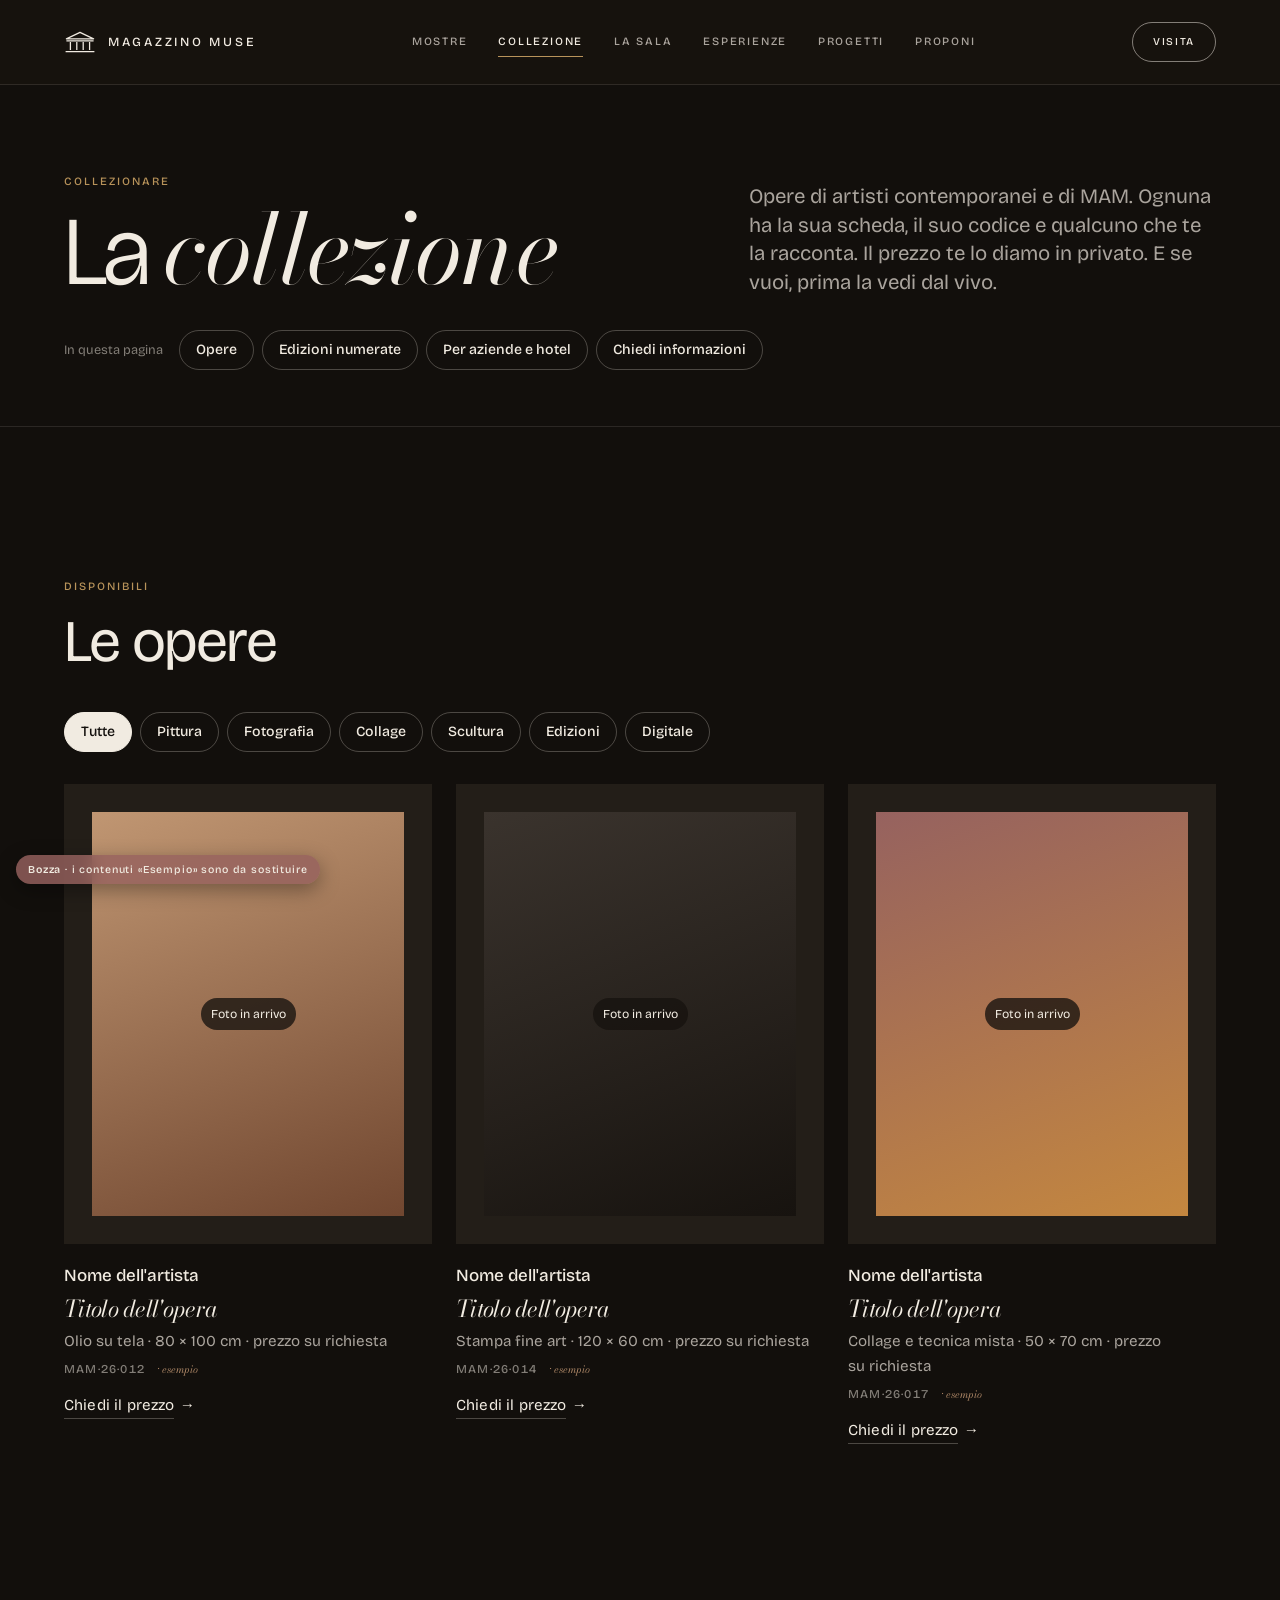
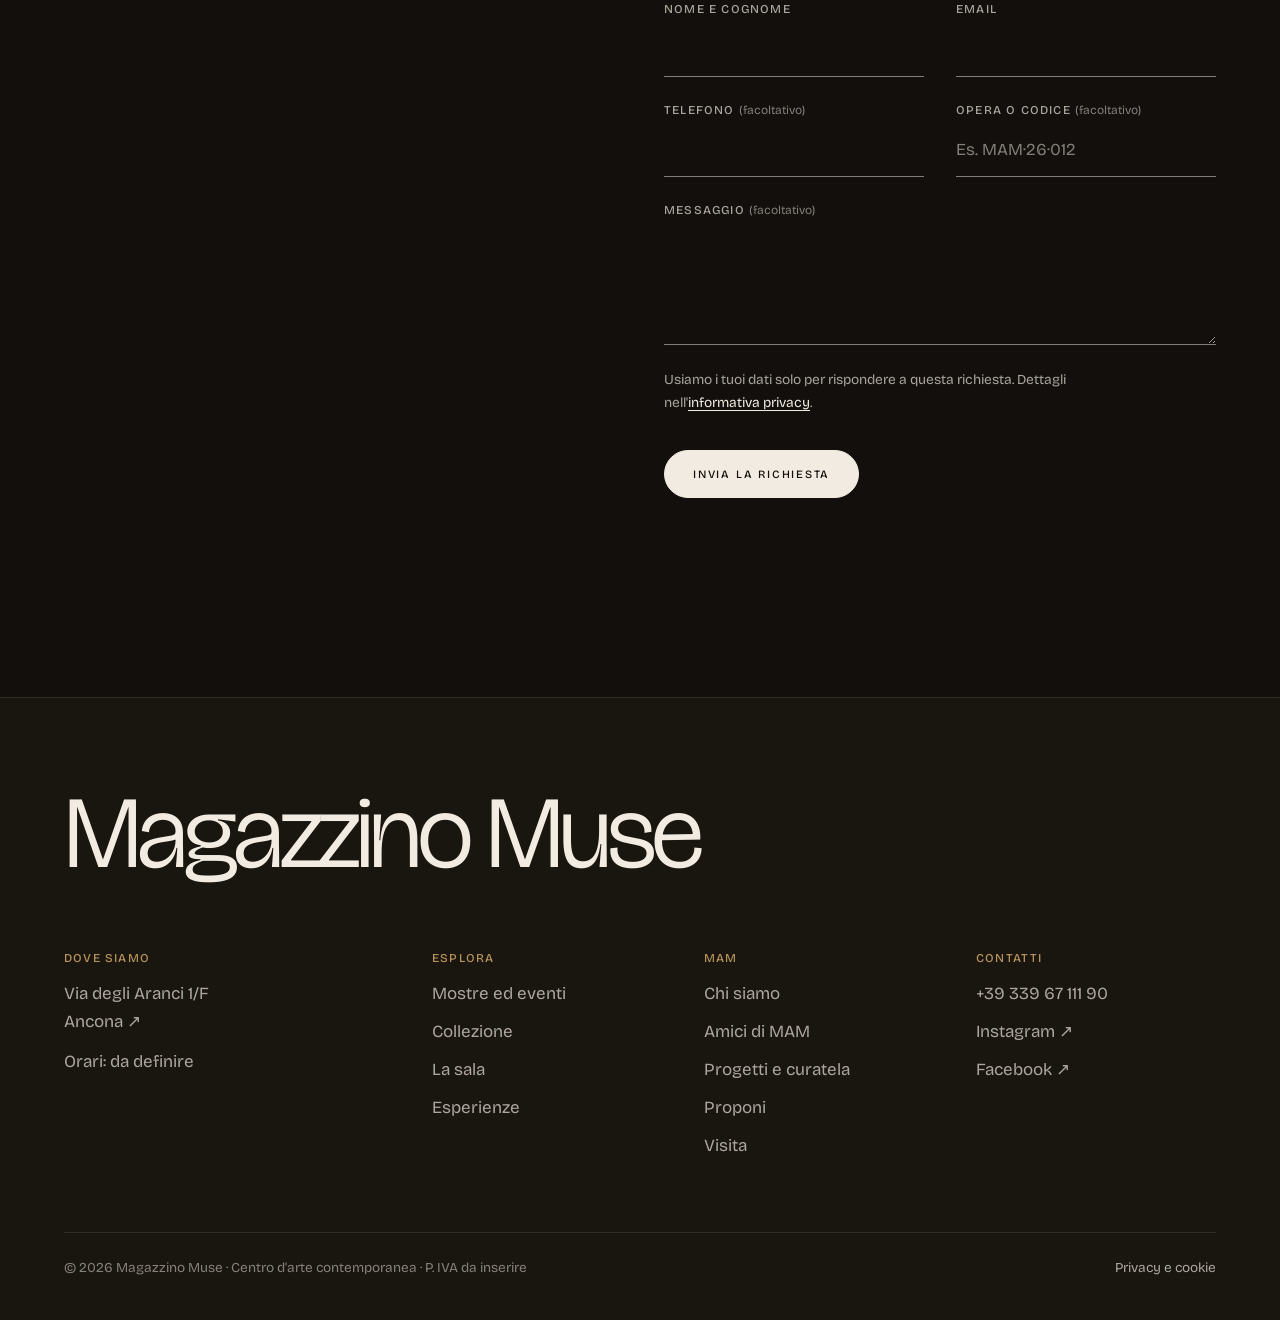
<file: collezione.html>
<!doctype html>
<html lang="it">
<head>
<meta charset="utf-8">
<meta http-equiv="Content-Security-Policy" content="default-src 'none'; script-src https://alelan122.github.io/mam-sito-anteprima/assets/ 'inline-speculation-rules'; style-src https://alelan122.github.io/mam-sito-anteprima/assets/; font-src https://alelan122.github.io/mam-sito-anteprima/assets/; img-src https://alelan122.github.io/mam-sito-anteprima/img/; connect-src 'none'; form-action 'none'; base-uri 'none'; object-src 'none'; frame-src 'none'">
<meta name="viewport" content="width=device-width, initial-scale=1, viewport-fit=cover">
<title>Collezione · Opere d'arte in vendita · Magazzino Muse</title>
<meta name="description" content="Opere di artisti contemporanei e di MAM in vendita ad Ancona. Ogni opera ha una scheda e un codice. Prezzo e visita privata su richiesta.">
<meta name="theme-color" content="#17130F">
<link rel="icon" href="https://alelan122.github.io/mam-sito-anteprima/img/icona.svg" type="image/svg+xml">
<link rel="apple-touch-icon" href="https://alelan122.github.io/mam-sito-anteprima/img/icona-180.png">
<meta property="og:type" content="website">
<meta property="og:site_name" content="Magazzino Muse">
<meta property="og:locale" content="it_IT">
<meta property="og:title" content="Collezione · Opere d'arte in vendita · Magazzino Muse">
<meta property="og:description" content="Opere di artisti contemporanei e di MAM in vendita ad Ancona. Ogni opera ha una scheda e un codice. Prezzo e visita privata su richiesta.">
<meta property="og:url" content="https://alelan122.github.io/mam-sito-anteprima/collezione.html">
<meta property="og:image" content="https://alelan122.github.io/mam-sito-anteprima/img/anteprima-social.jpg">
<meta property="og:image:width" content="1200">
<meta property="og:image:height" content="630">
<meta property="og:image:alt" content="La sala di Magazzino Muse con i lampadari di cristallo e le opere alle pareti">
<meta name="twitter:card" content="summary_large_image">
<meta name="robots" content="noindex, nofollow">
<meta name="referrer" content="strict-origin-when-cross-origin">
<link rel="preload" href="https://alelan122.github.io/mam-sito-anteprima/assets/fonts/bricolage-grotesque.woff2" as="font" type="font/woff2" crossorigin>
<link rel="preload" href="https://alelan122.github.io/mam-sito-anteprima/assets/fonts/bodoni-moda.woff2" as="font" type="font/woff2" crossorigin>
<link rel="stylesheet" href="https://alelan122.github.io/mam-sito-anteprima/assets/style.css?v=e051895b1c">
<script src="https://alelan122.github.io/mam-sito-anteprima/assets/site.js?v=c0c5febab7" defer></script>
<script type="speculationrules">{"prefetch":[{"where":{"href_matches":"/*"},"eagerness":"moderate"}]}</script>
<script type="application/ld+json">
{
  "@context": "https://schema.org",
  "@type": "ArtGallery",
  "@id": "https://alelan122.github.io/mam-sito-anteprima/#magazzino-muse",
  "name": "Magazzino Muse",
  "alternateName": "MAM",
  "description": "Centro d'arte contemporanea ad Ancona: mostre, opere da collezionare, esperienze e una sala per eventi privati.",
  "url": "https://alelan122.github.io/mam-sito-anteprima/",
  "logo": "https://alelan122.github.io/mam-sito-anteprima/img/icona-180.png",
  "image": "https://alelan122.github.io/mam-sito-anteprima/img/anteprima-social.jpg",
  "telephone": "+39 339 67 111 90",
  "address": {
    "@type": "PostalAddress",
    "streetAddress": "Via degli Aranci 1/F",
    "addressLocality": "Ancona",
    "addressRegion": "AN",
    "addressCountry": "IT"
  },
  "sameAs": [
    "https://www.instagram.com/mam_magazzino_muse/",
    "https://www.facebook.com/mam.magazzinomuse/"
  ]
}
</script>
</head>
<body class="pagina">
<svg class="simboli" width="0" height="0" aria-hidden="true">
  <symbol id="tempio" viewBox="0 0 40 30">
    <path d="M3 11 L20 3 L37 11 Z M3 13.5 H37 M8 15 V25 M16 15 V25 M24 15 V25 M32 15 V25 M2 27 H38" fill="none" stroke="currentColor" stroke-width="1.6" stroke-linejoin="round"/>
  </symbol>
</svg>
<a class="salta" href="#contenuto">Vai al contenuto</a>
<noscript><p class="avviso-js">Per menu, filtri e moduli serve JavaScript. Puoi chiamarci al +39 339 67 111 90.</p></noscript>

<header class="testata" data-testata>
  <div class="wrap testata__riga">
    <a class="marchio" href="https://alelan122.github.io/mam-sito-anteprima/index.html" aria-label="Magazzino Muse, torna alla home">
      <svg aria-hidden="true"><use href="#tempio"/></svg><span>Magazzino Muse</span>
    </a>
    <nav class="nav" aria-label="Principale">
      <a href="https://alelan122.github.io/mam-sito-anteprima/mostre.html">Mostre</a>
      <a href="https://alelan122.github.io/mam-sito-anteprima/collezione.html" aria-current="page">Collezione</a>
      <a href="https://alelan122.github.io/mam-sito-anteprima/sala.html">La sala</a>
      <a href="https://alelan122.github.io/mam-sito-anteprima/esperienze.html">Esperienze</a>
      <a href="https://alelan122.github.io/mam-sito-anteprima/progetti.html">Progetti</a>
      <a href="https://alelan122.github.io/mam-sito-anteprima/proponi.html">Proponi</a>
    </nav>
    <div class="testata__azioni">
      <a class="pill pill--piccola" href="https://alelan122.github.io/mam-sito-anteprima/visita.html">Visita</a>
      <button class="menu-btn" type="button" aria-expanded="false" aria-controls="menu">Menu</button>
    </div>
  </div>
</header>

<nav class="menu" id="menu" aria-label="Menu" hidden>
  <div class="wrap menu__corpo">
    <ul class="menu__lista">
      <li><a href="https://alelan122.github.io/mam-sito-anteprima/mostre.html"><span>Mostre ed eventi</span><small>Cosa c'è ora e cosa arriva</small></a></li>
      <li><a href="https://alelan122.github.io/mam-sito-anteprima/collezione.html" aria-current="page"><span>Collezione</span><small>Opere ed edizioni da collezionare</small></a></li>
      <li><a href="https://alelan122.github.io/mam-sito-anteprima/sala.html"><span>La sala</span><small>Eventi privati e aziendali</small></a></li>
      <li><a href="https://alelan122.github.io/mam-sito-anteprima/esperienze.html"><span>Esperienze</span><small>Laboratori, visite, percorsi su misura</small></a></li>
      <li><a href="https://alelan122.github.io/mam-sito-anteprima/progetti.html"><span>Progetti e curatela</span><small>Per aziende, enti e artisti</small></a></li>
      <li><a href="https://alelan122.github.io/mam-sito-anteprima/proponi.html"><span>Proponi</span><small>Open call e idee nuove</small></a></li>
    </ul>
    <div class="menu__lato">
      <a class="pill pill--piena" href="https://alelan122.github.io/mam-sito-anteprima/sala.html#richiesta">Richiedi la sala ↗</a>
      <a class="pill" href="https://alelan122.github.io/mam-sito-anteprima/visita.html#privata">Chiedi una visita ↗</a>
      <p>Via degli Aranci 1/F, Ancona<br><a href="tel:+393396711190">+39 339 67 111 90</a></p>
      <a class="freccia" href="https://alelan122.github.io/mam-sito-anteprima/chi-siamo.html"><span>Chi siamo</span></a>
      <a class="freccia" href="https://alelan122.github.io/mam-sito-anteprima/index.html#amici"><span>Amici di MAM</span></a>
    </div>
  </div>
</nav>

<main id="contenuto" tabindex="-1">
<section class="pagina-testa">
  <div class="wrap">
    <div class="pagina-testa__griglia">
      <div>
        <p class="etichetta">Collezionare</p>
        <h1>La <em>collezione</em></h1>
      </div>
      <p class="intro">Opere di artisti contemporanei e di MAM. Ognuna ha la sua scheda, il suo codice e qualcuno che te la racconta. Il prezzo te lo diamo in privato. E se vuoi, prima la vedi dal vivo.</p>
    </div>
    <nav class="indice" aria-label="In questa pagina">
      <span class="indice__nome">In questa pagina</span>
      <a href="#opere">Opere</a>
      <a href="#edizioni">Edizioni numerate</a>
      <a href="#aziende">Per aziende e hotel</a>
      <a href="#richiesta">Chiedi informazioni</a>
    </nav>
  </div>
</section>

<section class="sezione" id="opere" aria-labelledby="t-opere">
  <div class="wrap">
    <div class="intestazione titolo--solo"><p class="etichetta">Disponibili</p><h2 id="t-opere" class="titolo">Le opere</h2></div>
    <div class="filtri" data-filtri="lista-opere" data-vuoto="opere-vuoto" role="group" aria-label="Filtra le opere">
      <button class="filtro" type="button" data-valore="tutto" aria-pressed="true">Tutte</button>
      <button class="filtro" type="button" data-valore="pittura" aria-pressed="false">Pittura</button>
      <button class="filtro" type="button" data-valore="fotografia" aria-pressed="false">Fotografia</button>
      <button class="filtro" type="button" data-valore="collage" aria-pressed="false">Collage</button>
      <button class="filtro" type="button" data-valore="scultura" aria-pressed="false">Scultura</button>
      <button class="filtro" type="button" data-valore="edizioni" aria-pressed="false">Edizioni</button>
      <button class="filtro" type="button" data-valore="digitale" aria-pressed="false">Digitale</button>
    </div>
    <div class="opere" id="lista-opere">
      <article class="opera" data-tipo="pittura">
        <div class="opera__cornice"><div class="opera__tela tela-mattone"><span>Foto in arrivo</span></div></div>
        <p class="opera__artista">Nome dell'artista</p>
        <h3 class="opera__titolo">Titolo dell'opera</h3>
        <p class="meta">Olio su tela · 80 × 100 cm · prezzo su richiesta</p>
        <span class="codice">MAM·26·012 <span class="esempio">Esempio</span></span>
        <a class="freccia" href="#richiesta" data-compila="c-opera" data-valore="MAM·26·012"><span>Chiedi il prezzo</span></a>
      </article>
      <article class="opera" data-tipo="fotografia">
        <div class="opera__cornice"><div class="opera__tela tela-ferro"><span>Foto in arrivo</span></div></div>
        <p class="opera__artista">Nome dell'artista</p>
        <h3 class="opera__titolo">Titolo dell'opera</h3>
        <p class="meta">Stampa fine art · 120 × 60 cm · prezzo su richiesta</p>
        <span class="codice">MAM·26·014 <span class="esempio">Esempio</span></span>
        <a class="freccia" href="#richiesta" data-compila="c-opera" data-valore="MAM·26·014"><span>Chiedi il prezzo</span></a>
      </article>
      <article class="opera" data-tipo="collage">
        <div class="opera__cornice"><div class="opera__tela tela-malva"><span>Foto in arrivo</span></div></div>
        <p class="opera__artista">Nome dell'artista</p>
        <h3 class="opera__titolo">Titolo dell'opera</h3>
        <p class="meta">Collage e tecnica mista · 50 × 70 cm · prezzo su richiesta</p>
        <span class="codice">MAM·26·017 <span class="esempio">Esempio</span></span>
        <a class="freccia" href="#richiesta" data-compila="c-opera" data-valore="MAM·26·017"><span>Chiedi il prezzo</span></a>
      </article>
      <article class="opera" data-tipo="scultura">
        <div class="opera__cornice"><div class="opera__tela tela-intonaco"><span>Foto in arrivo</span></div></div>
        <p class="opera__artista">Nome dell'artista</p>
        <h3 class="opera__titolo">Titolo dell'opera</h3>
        <p class="meta">Bronzo · altezza 45 cm · prezzo su richiesta</p>
        <span class="codice">MAM·26·021 <span class="esempio">Esempio</span></span>
        <a class="freccia" href="#richiesta" data-compila="c-opera" data-valore="MAM·26·021"><span>Chiedi il prezzo</span></a>
      </article>
      <article class="opera" data-tipo="edizioni">
        <div class="opera__cornice"><div class="opera__tela tela-oro"><span>Foto in arrivo</span></div></div>
        <p class="opera__artista">Nome dell'artista</p>
        <h3 class="opera__titolo">Edizione della mostra</h3>
        <p class="meta">Serigrafia firmata e numerata · tiratura 30</p>
        <span class="codice">MAM·26·E01 <span class="esempio">Esempio</span></span>
        <a class="freccia" href="#edizioni"><span>Come funzionano le edizioni</span></a>
      </article>
      <article class="opera" data-tipo="digitale">
        <div class="opera__cornice"><div class="opera__tela tela-notte"><span>Foto in arrivo</span></div></div>
        <p class="opera__artista">Magazzino Muse</p>
        <h3 class="opera__titolo">Catalogo digitale</h3>
        <p class="meta">PDF in preparazione · tutte le opere della mostra</p>
        <span class="codice">MAM·26·D01 <span class="esempio">Esempio</span></span>
        <a class="freccia" href="#richiesta" data-compila="c-opera" data-valore="MAM·26·D01"><span>Chiedi il prezzo</span></a>
      </article>
    </div>
    <p class="vuoto" role="status" id="opere-vuoto" hidden>Per ora nessuna opera di questo tipo. <a href="#richiesta">Scrivici cosa cerchi</a>.</p>
  </div>
</section>

<section class="sezione sezione--breve" id="edizioni" aria-labelledby="t-edizioni">
  <div class="wrap elenco-semplice elenco-semplice--coppia">
    <div>
      <p class="etichetta">Edizioni numerate</p>
      <h2 id="t-edizioni" class="titolo">Una piccola tiratura per ogni mostra.</h2>
    </div>
    <div>
      <p>Per ogni mostra, chi espone firma e numera un'edizione in pochi esemplari. Gli Amici di MAM la vedono per primi, il giorno dell'inaugurazione.</p>
      <div class="azioni"><a class="pill pill--piena" href="https://alelan122.github.io/mam-sito-anteprima/index.html#amici">Iscriviti agli Amici di MAM</a></div>
    </div>
  </div>
</section>

<section class="sezione sezione--breve" id="aziende" aria-labelledby="t-aziende">
  <div class="wrap elenco-semplice elenco-semplice--coppia">
    <div>
      <p class="etichetta">Per aziende e hotel</p>
      <h2 id="t-aziende" class="titolo">Opere a noleggio, una stagione alla volta.</h2>
    </div>
    <div>
      <p>Uffici, hotel e ristoranti possono noleggiare opere della collezione e cambiarle ogni stagione. Le scegliamo con te, le installiamo e le raccontiamo a chi ci lavora e a chi arriva.</p>
      <div class="azioni"><a class="pill pill--piena" href="https://alelan122.github.io/mam-sito-anteprima/progetti.html#contatto">Chiedi una proposta</a></div>
    </div>
  </div>
</section>

<section class="sezione" id="richiesta" aria-labelledby="t-richiesta">
  <div class="wrap elenco-semplice elenco-semplice--coppia">
    <div>
      <p class="etichetta">Chiedi informazioni</p>
      <h2 id="t-richiesta" class="titolo">Ti risponde una persona di MAM.</h2>
      <p class="meta meta--spazio">Prezzo, disponibilità, spedizione o una visita privata per vedere l'opera dal vivo.</p>
    </div>
    <form class="modulo" method="post" data-bozza="Richiesta pronta. Nella bozza il modulo non invia ancora nulla.">
      <div class="modulo__griglia">
        <div class="campo"><label for="c-nome">Nome e cognome</label><input id="c-nome" name="nome" autocomplete="name" required></div>
        <div class="campo"><label for="c-email">Email</label><input id="c-email" name="email" type="email" autocomplete="email" required></div>
        <div class="campo"><label for="c-tel">Telefono</label><input id="c-tel" name="telefono" type="tel" autocomplete="tel"></div>
        <div class="campo"><label for="c-opera">Opera o codice</label><input id="c-opera" name="opera" placeholder="Es. MAM·26·012"></div>
        <div class="campo campo--largo"><label for="c-messaggio">Messaggio</label><textarea id="c-messaggio" name="messaggio"></textarea></div>
      </div>
      <p class="consenso">Usiamo i tuoi dati solo per rispondere a questa richiesta. Dettagli nell'<a href="https://alelan122.github.io/mam-sito-anteprima/privacy.html">informativa privacy</a>.</p>
      <div class="azioni"><button class="pill pill--piena" type="submit">Invia la richiesta</button></div>
      <p class="esito" aria-live="polite"></p>
    </form>
  </div>
</section>
</main>

<footer class="piede">
  <div class="wrap">
    <p class="piede__marchio">Magazzino Muse</p>
    <div class="piede__griglia">
      <div>
        <h2>Dove siamo</h2>
        <p><a href="https://www.google.com/maps/search/?api=1&amp;query=Via+degli+Aranci+1F+Ancona" target="_blank" rel="noopener noreferrer">Via degli Aranci 1/F<br>Ancona ↗</a></p>
        <p class="piede__nota">Orari: da definire</p>
      </div>
      <div>
        <h2>Esplora</h2>
        <ul>
          <li><a href="https://alelan122.github.io/mam-sito-anteprima/mostre.html">Mostre ed eventi</a></li>
          <li><a href="https://alelan122.github.io/mam-sito-anteprima/collezione.html" aria-current="page">Collezione</a></li>
          <li><a href="https://alelan122.github.io/mam-sito-anteprima/sala.html">La sala</a></li>
          <li><a href="https://alelan122.github.io/mam-sito-anteprima/esperienze.html">Esperienze</a></li>
        </ul>
      </div>
      <div>
        <h2>MAM</h2>
        <ul>
          <li><a href="https://alelan122.github.io/mam-sito-anteprima/chi-siamo.html">Chi siamo</a></li>
          <li><a href="https://alelan122.github.io/mam-sito-anteprima/index.html#amici">Amici di MAM</a></li>
          <li><a href="https://alelan122.github.io/mam-sito-anteprima/progetti.html">Progetti e curatela</a></li>
          <li><a href="https://alelan122.github.io/mam-sito-anteprima/proponi.html">Proponi</a></li>
          <li><a href="https://alelan122.github.io/mam-sito-anteprima/visita.html">Visita</a></li>
        </ul>
      </div>
      <div>
        <h2>Contatti</h2>
        <ul>
          <li><a href="tel:+393396711190">+39 339 67 111 90</a></li>
          <li><a href="https://www.instagram.com/mam_magazzino_muse/" target="_blank" rel="noopener noreferrer">Instagram ↗</a></li>
          <li><a href="https://www.facebook.com/mam.magazzinomuse/" target="_blank" rel="noopener noreferrer">Facebook ↗</a></li>
        </ul>
      </div>
    </div>
    <div class="piede__fondo">
      <span>© 2026 Magazzino Muse · Centro d'arte contemporanea · P. IVA da inserire</span>
      <a href="https://alelan122.github.io/mam-sito-anteprima/privacy.html">Privacy e cookie</a>
    </div>
  </div>
</footer>

<p class="bozza"><b>Bozza</b><span> · i contenuti «Esempio» sono da sostituire</span></p>
</body>
</html>
</file>
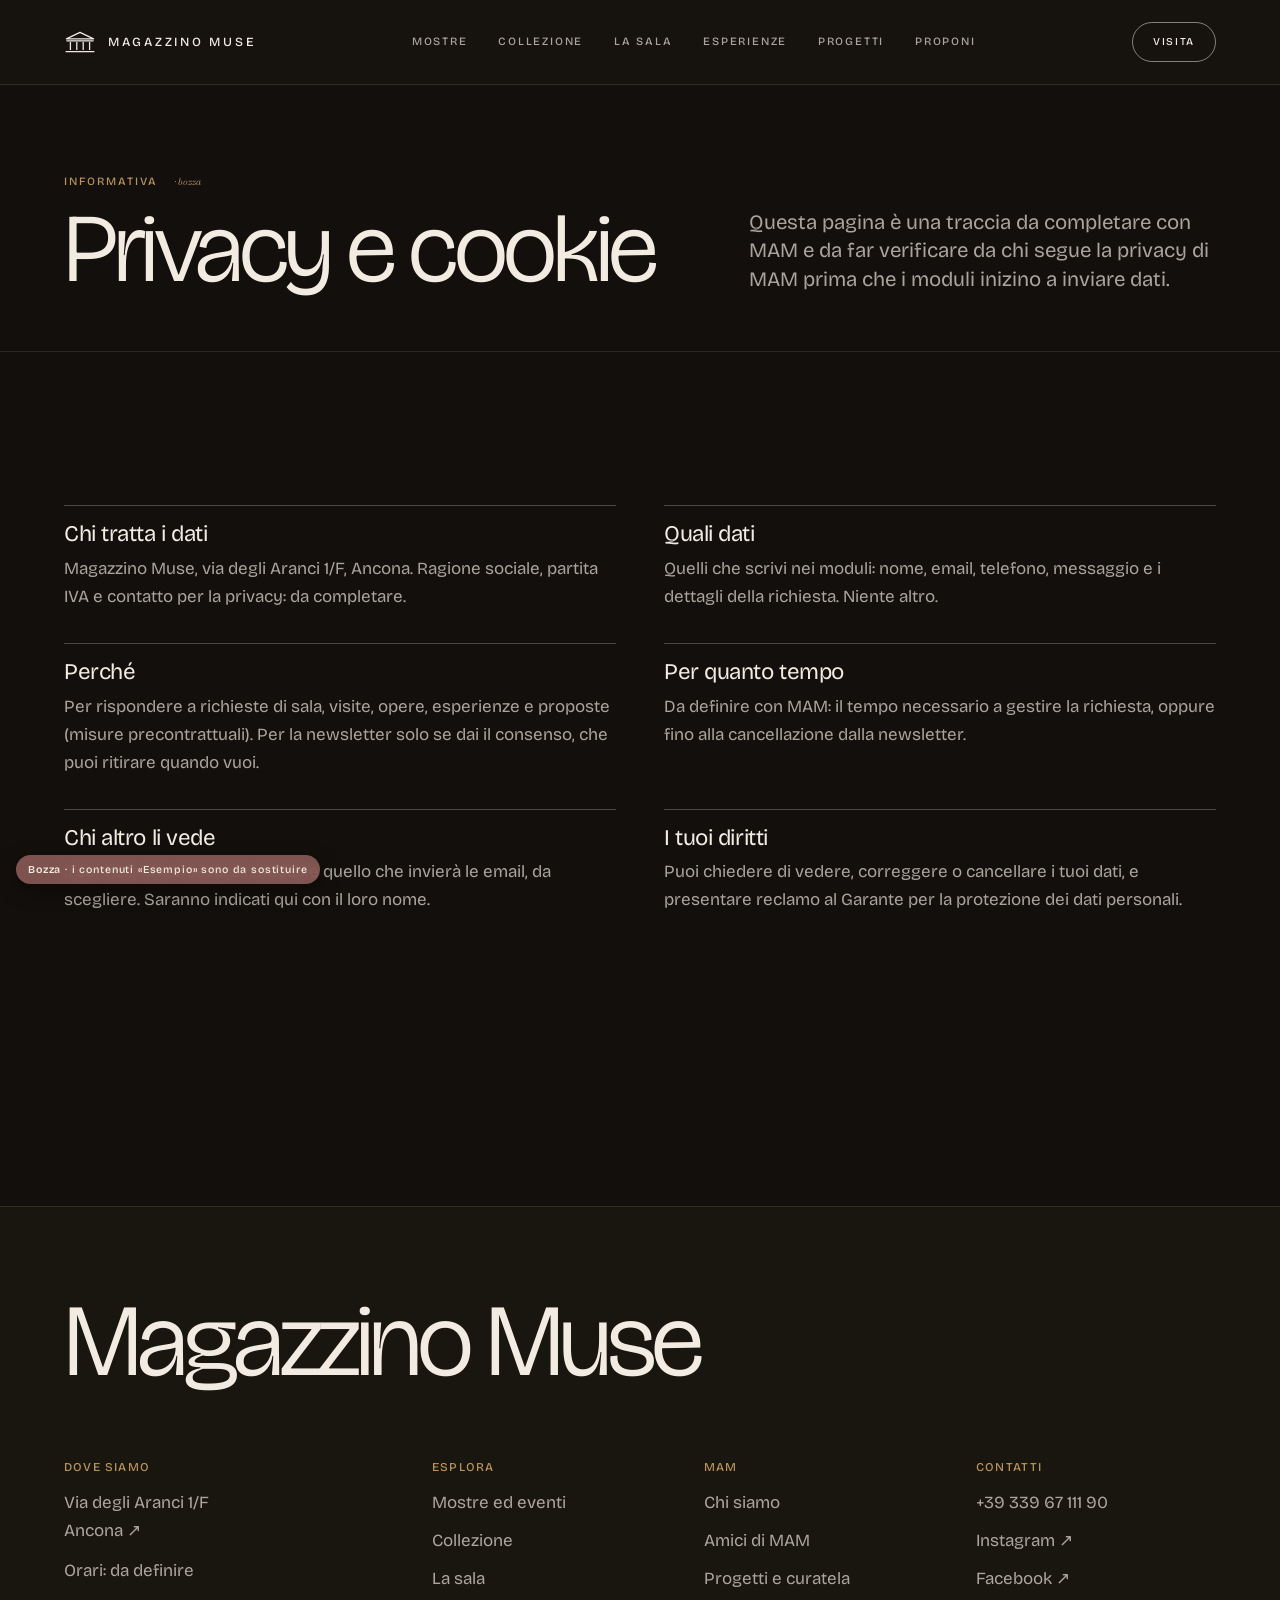
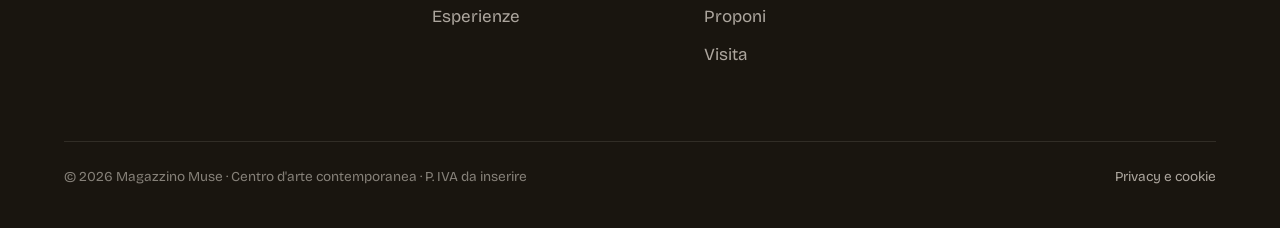
<file: privacy.html>
<!doctype html>
<html lang="it">
<head>
<meta charset="utf-8">
<meta http-equiv="Content-Security-Policy" content="default-src 'none'; script-src https://alelan122.github.io/mam-sito-anteprima/assets/ 'inline-speculation-rules'; style-src https://alelan122.github.io/mam-sito-anteprima/assets/; font-src https://alelan122.github.io/mam-sito-anteprima/assets/; img-src https://alelan122.github.io/mam-sito-anteprima/img/; connect-src 'none'; form-action 'none'; base-uri 'none'; object-src 'none'; frame-src 'none'">
<meta name="viewport" content="width=device-width, initial-scale=1, viewport-fit=cover">
<title>Privacy e cookie · Magazzino Muse</title>
<meta name="description" content="Come Magazzino Muse tratta i dati di chi visita il sito e compila i moduli.">
<meta name="theme-color" content="#17130F">
<link rel="icon" href="https://alelan122.github.io/mam-sito-anteprima/img/icona.svg" type="image/svg+xml">
<link rel="apple-touch-icon" href="https://alelan122.github.io/mam-sito-anteprima/img/icona-180.png">
<meta property="og:type" content="website">
<meta property="og:site_name" content="Magazzino Muse">
<meta property="og:locale" content="it_IT">
<meta property="og:title" content="Privacy e cookie · Magazzino Muse">
<meta property="og:description" content="Come Magazzino Muse tratta i dati di chi visita il sito e compila i moduli.">
<meta property="og:url" content="https://alelan122.github.io/mam-sito-anteprima/privacy.html">
<meta property="og:image" content="https://alelan122.github.io/mam-sito-anteprima/img/anteprima-social.jpg">
<meta property="og:image:width" content="1200">
<meta property="og:image:height" content="630">
<meta property="og:image:alt" content="La sala di Magazzino Muse con i lampadari di cristallo e le opere alle pareti">
<meta name="twitter:card" content="summary_large_image">
<meta name="robots" content="noindex, nofollow">
<meta name="referrer" content="strict-origin-when-cross-origin">
<link rel="preload" href="https://alelan122.github.io/mam-sito-anteprima/assets/fonts/bricolage-grotesque.woff2" as="font" type="font/woff2" crossorigin>
<link rel="preload" href="https://alelan122.github.io/mam-sito-anteprima/assets/fonts/bodoni-moda.woff2" as="font" type="font/woff2" crossorigin>
<link rel="stylesheet" href="https://alelan122.github.io/mam-sito-anteprima/assets/style.css?v=e051895b1c">
<script src="https://alelan122.github.io/mam-sito-anteprima/assets/site.js?v=c0c5febab7" defer></script>
<script type="speculationrules">{"prefetch":[{"where":{"href_matches":"/*"},"eagerness":"moderate"}]}</script>
<script type="application/ld+json">
{
  "@context": "https://schema.org",
  "@type": "ArtGallery",
  "@id": "https://alelan122.github.io/mam-sito-anteprima/#magazzino-muse",
  "name": "Magazzino Muse",
  "alternateName": "MAM",
  "description": "Centro d'arte contemporanea ad Ancona: mostre, opere da collezionare, esperienze e una sala per eventi privati.",
  "url": "https://alelan122.github.io/mam-sito-anteprima/",
  "logo": "https://alelan122.github.io/mam-sito-anteprima/img/icona-180.png",
  "image": "https://alelan122.github.io/mam-sito-anteprima/img/anteprima-social.jpg",
  "telephone": "+39 339 67 111 90",
  "address": {
    "@type": "PostalAddress",
    "streetAddress": "Via degli Aranci 1/F",
    "addressLocality": "Ancona",
    "addressRegion": "AN",
    "addressCountry": "IT"
  },
  "sameAs": [
    "https://www.instagram.com/mam_magazzino_muse/",
    "https://www.facebook.com/mam.magazzinomuse/"
  ]
}
</script>
</head>
<body class="pagina">
<svg class="simboli" width="0" height="0" aria-hidden="true">
  <symbol id="tempio" viewBox="0 0 40 30">
    <path d="M3 11 L20 3 L37 11 Z M3 13.5 H37 M8 15 V25 M16 15 V25 M24 15 V25 M32 15 V25 M2 27 H38" fill="none" stroke="currentColor" stroke-width="1.6" stroke-linejoin="round"/>
  </symbol>
</svg>
<a class="salta" href="#contenuto">Vai al contenuto</a>
<noscript><p class="avviso-js">Per menu, filtri e moduli serve JavaScript. Puoi chiamarci al +39 339 67 111 90.</p></noscript>

<header class="testata" data-testata>
  <div class="wrap testata__riga">
    <a class="marchio" href="https://alelan122.github.io/mam-sito-anteprima/index.html" aria-label="Magazzino Muse, torna alla home">
      <svg aria-hidden="true"><use href="#tempio"/></svg><span>Magazzino Muse</span>
    </a>
    <nav class="nav" aria-label="Principale">
      <a href="https://alelan122.github.io/mam-sito-anteprima/mostre.html">Mostre</a>
      <a href="https://alelan122.github.io/mam-sito-anteprima/collezione.html">Collezione</a>
      <a href="https://alelan122.github.io/mam-sito-anteprima/sala.html">La sala</a>
      <a href="https://alelan122.github.io/mam-sito-anteprima/esperienze.html">Esperienze</a>
      <a href="https://alelan122.github.io/mam-sito-anteprima/progetti.html">Progetti</a>
      <a href="https://alelan122.github.io/mam-sito-anteprima/proponi.html">Proponi</a>
    </nav>
    <div class="testata__azioni">
      <a class="pill pill--piccola" href="https://alelan122.github.io/mam-sito-anteprima/visita.html">Visita</a>
      <button class="menu-btn" type="button" aria-expanded="false" aria-controls="menu">Menu</button>
    </div>
  </div>
</header>

<nav class="menu" id="menu" aria-label="Menu" hidden>
  <div class="wrap menu__corpo">
    <ul class="menu__lista">
      <li><a href="https://alelan122.github.io/mam-sito-anteprima/mostre.html"><span>Mostre ed eventi</span><small>Cosa c'è ora e cosa arriva</small></a></li>
      <li><a href="https://alelan122.github.io/mam-sito-anteprima/collezione.html"><span>Collezione</span><small>Opere ed edizioni da collezionare</small></a></li>
      <li><a href="https://alelan122.github.io/mam-sito-anteprima/sala.html"><span>La sala</span><small>Eventi privati e aziendali</small></a></li>
      <li><a href="https://alelan122.github.io/mam-sito-anteprima/esperienze.html"><span>Esperienze</span><small>Laboratori, visite, percorsi su misura</small></a></li>
      <li><a href="https://alelan122.github.io/mam-sito-anteprima/progetti.html"><span>Progetti e curatela</span><small>Per aziende, enti e artisti</small></a></li>
      <li><a href="https://alelan122.github.io/mam-sito-anteprima/proponi.html"><span>Proponi</span><small>Open call e idee nuove</small></a></li>
    </ul>
    <div class="menu__lato">
      <a class="pill pill--piena" href="https://alelan122.github.io/mam-sito-anteprima/sala.html#richiesta">Richiedi la sala ↗</a>
      <a class="pill" href="https://alelan122.github.io/mam-sito-anteprima/visita.html#privata">Chiedi una visita ↗</a>
      <p>Via degli Aranci 1/F, Ancona<br><a href="tel:+393396711190">+39 339 67 111 90</a></p>
      <a class="freccia" href="https://alelan122.github.io/mam-sito-anteprima/chi-siamo.html"><span>Chi siamo</span></a>
      <a class="freccia" href="https://alelan122.github.io/mam-sito-anteprima/index.html#amici"><span>Amici di MAM</span></a>
    </div>
  </div>
</nav>

<main id="contenuto" tabindex="-1">
<section class="pagina-testa">
  <div class="wrap">
    <div class="pagina-testa__griglia">
      <div>
        <p class="etichetta">Informativa <span class="esempio">Bozza</span></p>
        <h1>Privacy e cookie</h1>
      </div>
      <p class="intro">Questa pagina è una traccia da completare con MAM e da far verificare da chi segue la privacy di MAM prima che i moduli inizino a inviare dati.</p>
    </div>
  </div>
</section>

<section class="sezione">
  <div class="wrap elenco-semplice">
    <div><h2>Chi tratta i dati</h2><p>Magazzino Muse, via degli Aranci 1/F, Ancona. Ragione sociale, partita IVA e contatto per la privacy: da completare.</p></div>
    <div><h2>Quali dati</h2><p>Quelli che scrivi nei moduli: nome, email, telefono, messaggio e i dettagli della richiesta. Niente altro.</p></div>
    <div><h2>Perché</h2><p>Per rispondere a richieste di sala, visite, opere, esperienze e proposte (misure precontrattuali). Per la newsletter solo se dai il consenso, che puoi ritirare quando vuoi.</p></div>
    <div><h2>Per quanto tempo</h2><p>Da definire con MAM: il tempo necessario a gestire la richiesta, oppure fino alla cancellazione dalla newsletter.</p></div>
    <div><h2>Chi altro li vede</h2><p>Il servizio che riceverà i moduli e quello che invierà le email, da scegliere. Saranno indicati qui con il loro nome.</p></div>
    <div><h2>I tuoi diritti</h2><p>Puoi chiedere di vedere, correggere o cancellare i tuoi dati, e presentare reclamo al Garante per la protezione dei dati personali.</p></div>
    <div><h2>Cookie</h2><p>Il sito non usa cookie né strumenti di statistica. I caratteri sono inclusi nel sito, quindi la visita non manda dati a Google.</p></div>
    <div><h2>Link esterni</h2><p>I link a Instagram, Facebook e Google Maps aprono siti di altre società, con le loro regole sulla privacy.</p></div>
  </div>
</section>
</main>

<footer class="piede">
  <div class="wrap">
    <p class="piede__marchio">Magazzino Muse</p>
    <div class="piede__griglia">
      <div>
        <h2>Dove siamo</h2>
        <p><a href="https://www.google.com/maps/search/?api=1&amp;query=Via+degli+Aranci+1F+Ancona" target="_blank" rel="noopener noreferrer">Via degli Aranci 1/F<br>Ancona ↗</a></p>
        <p class="piede__nota">Orari: da definire</p>
      </div>
      <div>
        <h2>Esplora</h2>
        <ul>
          <li><a href="https://alelan122.github.io/mam-sito-anteprima/mostre.html">Mostre ed eventi</a></li>
          <li><a href="https://alelan122.github.io/mam-sito-anteprima/collezione.html">Collezione</a></li>
          <li><a href="https://alelan122.github.io/mam-sito-anteprima/sala.html">La sala</a></li>
          <li><a href="https://alelan122.github.io/mam-sito-anteprima/esperienze.html">Esperienze</a></li>
        </ul>
      </div>
      <div>
        <h2>MAM</h2>
        <ul>
          <li><a href="https://alelan122.github.io/mam-sito-anteprima/chi-siamo.html">Chi siamo</a></li>
          <li><a href="https://alelan122.github.io/mam-sito-anteprima/index.html#amici">Amici di MAM</a></li>
          <li><a href="https://alelan122.github.io/mam-sito-anteprima/progetti.html">Progetti e curatela</a></li>
          <li><a href="https://alelan122.github.io/mam-sito-anteprima/proponi.html">Proponi</a></li>
          <li><a href="https://alelan122.github.io/mam-sito-anteprima/visita.html">Visita</a></li>
        </ul>
      </div>
      <div>
        <h2>Contatti</h2>
        <ul>
          <li><a href="tel:+393396711190">+39 339 67 111 90</a></li>
          <li><a href="https://www.instagram.com/mam_magazzino_muse/" target="_blank" rel="noopener noreferrer">Instagram ↗</a></li>
          <li><a href="https://www.facebook.com/mam.magazzinomuse/" target="_blank" rel="noopener noreferrer">Facebook ↗</a></li>
        </ul>
      </div>
    </div>
    <div class="piede__fondo">
      <span>© 2026 Magazzino Muse · Centro d'arte contemporanea · P. IVA da inserire</span>
      <a href="https://alelan122.github.io/mam-sito-anteprima/privacy.html" aria-current="page">Privacy e cookie</a>
    </div>
  </div>
</footer>

<p class="bozza"><b>Bozza</b><span> · i contenuti «Esempio» sono da sostituire</span></p>
</body>
</html>
</file>
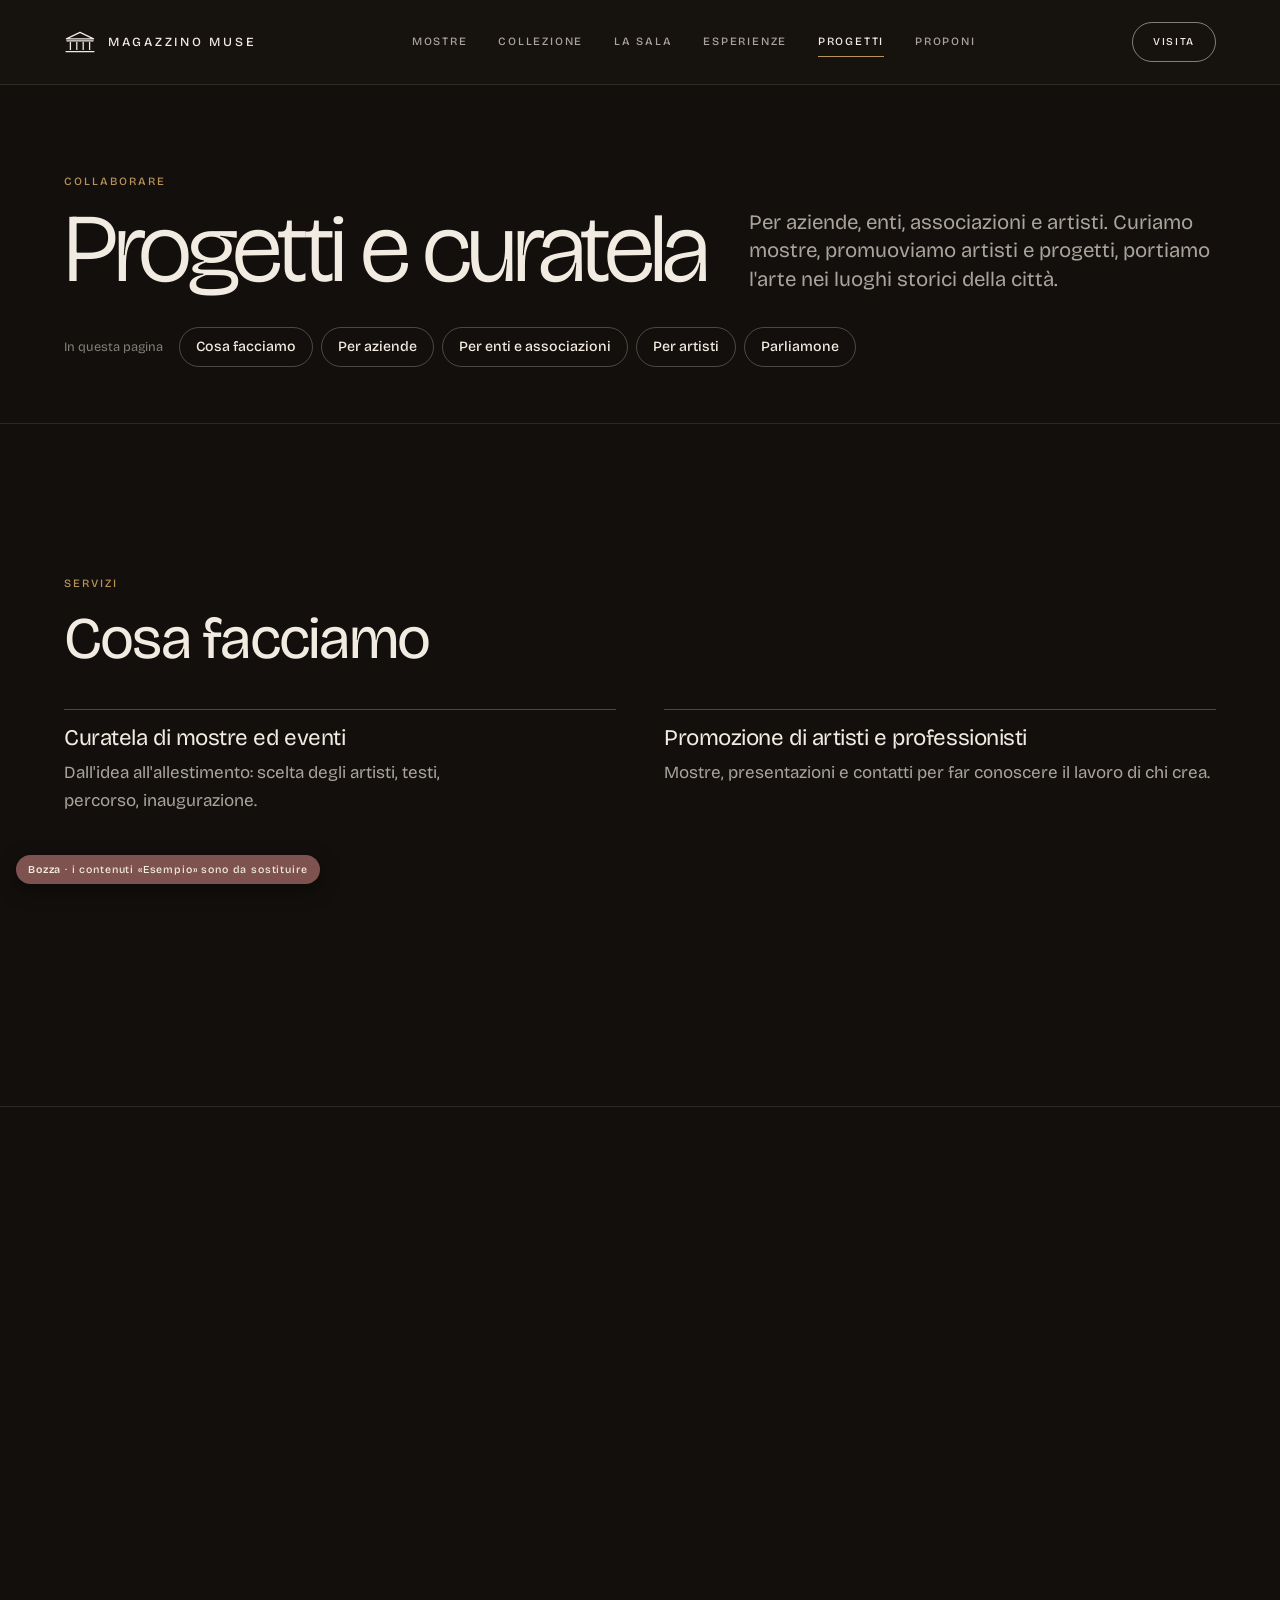
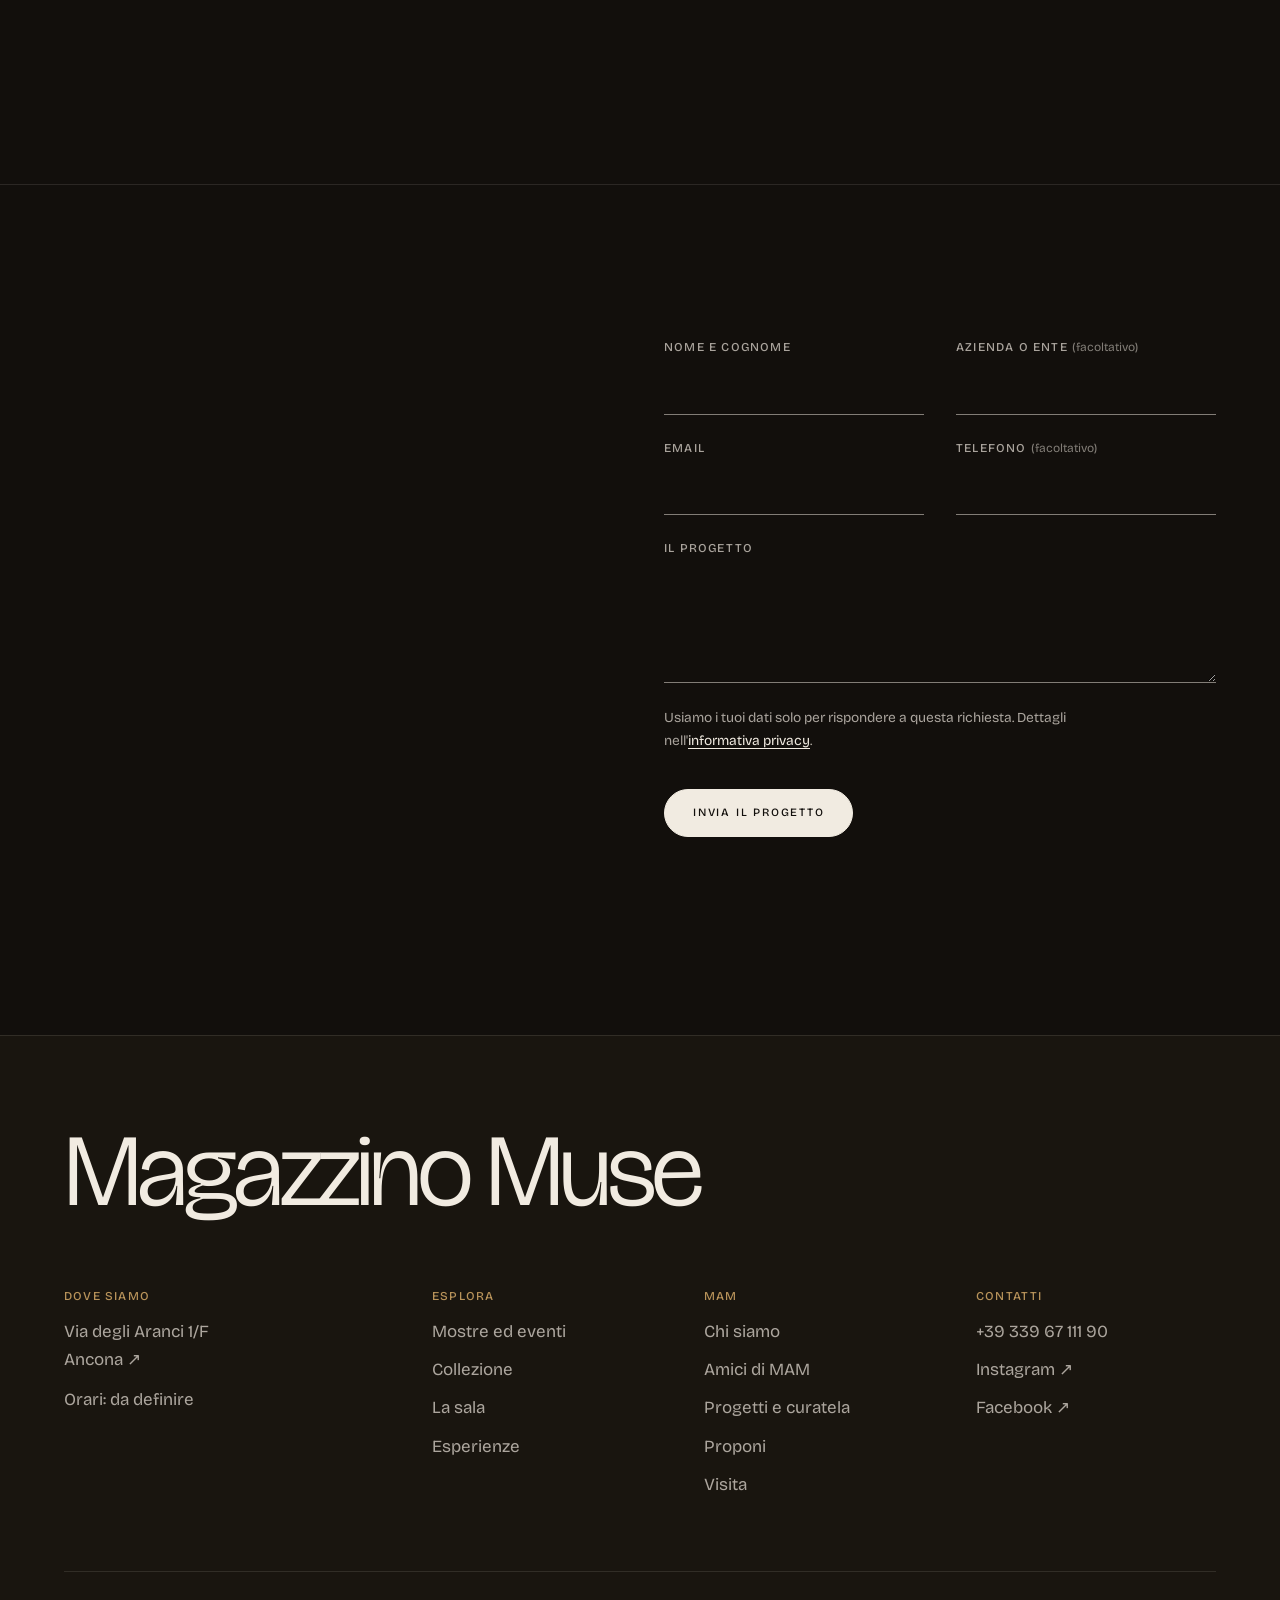
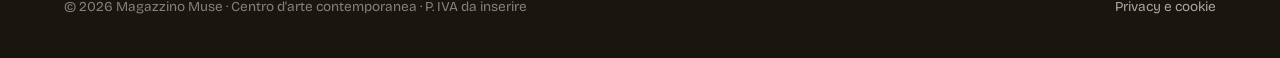
<file: progetti.html>
<!doctype html>
<html lang="it">
<head>
<meta charset="utf-8">
<meta http-equiv="Content-Security-Policy" content="default-src 'none'; script-src https://alelan122.github.io/mam-sito-anteprima/assets/ 'inline-speculation-rules'; style-src https://alelan122.github.io/mam-sito-anteprima/assets/; font-src https://alelan122.github.io/mam-sito-anteprima/assets/; img-src https://alelan122.github.io/mam-sito-anteprima/img/; connect-src 'none'; form-action 'none'; base-uri 'none'; object-src 'none'; frame-src 'none'">
<meta name="viewport" content="width=device-width, initial-scale=1, viewport-fit=cover">
<title>Progetti e curatela · Magazzino Muse</title>
<meta name="description" content="Curatela di mostre, promozione di artisti, progetti in luoghi storici e comunicazione dell'arte. Per aziende, enti, associazioni e artisti, ad Ancona.">
<meta name="theme-color" content="#17130F">
<link rel="icon" href="https://alelan122.github.io/mam-sito-anteprima/img/icona.svg" type="image/svg+xml">
<link rel="apple-touch-icon" href="https://alelan122.github.io/mam-sito-anteprima/img/icona-180.png">
<meta property="og:type" content="website">
<meta property="og:site_name" content="Magazzino Muse">
<meta property="og:locale" content="it_IT">
<meta property="og:title" content="Progetti e curatela · Magazzino Muse">
<meta property="og:description" content="Curatela di mostre, promozione di artisti, progetti in luoghi storici e comunicazione dell'arte. Per aziende, enti, associazioni e artisti, ad Ancona.">
<meta property="og:url" content="https://alelan122.github.io/mam-sito-anteprima/progetti.html">
<meta property="og:image" content="https://alelan122.github.io/mam-sito-anteprima/img/anteprima-social.jpg">
<meta property="og:image:width" content="1200">
<meta property="og:image:height" content="630">
<meta property="og:image:alt" content="La sala di Magazzino Muse con i lampadari di cristallo e le opere alle pareti">
<meta name="twitter:card" content="summary_large_image">
<meta name="robots" content="noindex, nofollow">
<meta name="referrer" content="strict-origin-when-cross-origin">
<link rel="preload" href="https://alelan122.github.io/mam-sito-anteprima/assets/fonts/bricolage-grotesque.woff2" as="font" type="font/woff2" crossorigin>
<link rel="preload" href="https://alelan122.github.io/mam-sito-anteprima/assets/fonts/bodoni-moda.woff2" as="font" type="font/woff2" crossorigin>
<link rel="stylesheet" href="https://alelan122.github.io/mam-sito-anteprima/assets/style.css?v=e051895b1c">
<script src="https://alelan122.github.io/mam-sito-anteprima/assets/site.js?v=c0c5febab7" defer></script>
<script type="speculationrules">{"prefetch":[{"where":{"href_matches":"/*"},"eagerness":"moderate"}]}</script>
<script type="application/ld+json">
{
  "@context": "https://schema.org",
  "@type": "ArtGallery",
  "@id": "https://alelan122.github.io/mam-sito-anteprima/#magazzino-muse",
  "name": "Magazzino Muse",
  "alternateName": "MAM",
  "description": "Centro d'arte contemporanea ad Ancona: mostre, opere da collezionare, esperienze e una sala per eventi privati.",
  "url": "https://alelan122.github.io/mam-sito-anteprima/",
  "logo": "https://alelan122.github.io/mam-sito-anteprima/img/icona-180.png",
  "image": "https://alelan122.github.io/mam-sito-anteprima/img/anteprima-social.jpg",
  "telephone": "+39 339 67 111 90",
  "address": {
    "@type": "PostalAddress",
    "streetAddress": "Via degli Aranci 1/F",
    "addressLocality": "Ancona",
    "addressRegion": "AN",
    "addressCountry": "IT"
  },
  "sameAs": [
    "https://www.instagram.com/mam_magazzino_muse/",
    "https://www.facebook.com/mam.magazzinomuse/"
  ]
}
</script>
</head>
<body class="pagina">
<svg class="simboli" width="0" height="0" aria-hidden="true">
  <symbol id="tempio" viewBox="0 0 40 30">
    <path d="M3 11 L20 3 L37 11 Z M3 13.5 H37 M8 15 V25 M16 15 V25 M24 15 V25 M32 15 V25 M2 27 H38" fill="none" stroke="currentColor" stroke-width="1.6" stroke-linejoin="round"/>
  </symbol>
</svg>
<a class="salta" href="#contenuto">Vai al contenuto</a>
<noscript><p class="avviso-js">Per menu, filtri e moduli serve JavaScript. Puoi chiamarci al +39 339 67 111 90.</p></noscript>

<header class="testata" data-testata>
  <div class="wrap testata__riga">
    <a class="marchio" href="https://alelan122.github.io/mam-sito-anteprima/index.html" aria-label="Magazzino Muse, torna alla home">
      <svg aria-hidden="true"><use href="#tempio"/></svg><span>Magazzino Muse</span>
    </a>
    <nav class="nav" aria-label="Principale">
      <a href="https://alelan122.github.io/mam-sito-anteprima/mostre.html">Mostre</a>
      <a href="https://alelan122.github.io/mam-sito-anteprima/collezione.html">Collezione</a>
      <a href="https://alelan122.github.io/mam-sito-anteprima/sala.html">La sala</a>
      <a href="https://alelan122.github.io/mam-sito-anteprima/esperienze.html">Esperienze</a>
      <a href="https://alelan122.github.io/mam-sito-anteprima/progetti.html" aria-current="page">Progetti</a>
      <a href="https://alelan122.github.io/mam-sito-anteprima/proponi.html">Proponi</a>
    </nav>
    <div class="testata__azioni">
      <a class="pill pill--piccola" href="https://alelan122.github.io/mam-sito-anteprima/visita.html">Visita</a>
      <button class="menu-btn" type="button" aria-expanded="false" aria-controls="menu">Menu</button>
    </div>
  </div>
</header>

<nav class="menu" id="menu" aria-label="Menu" hidden>
  <div class="wrap menu__corpo">
    <ul class="menu__lista">
      <li><a href="https://alelan122.github.io/mam-sito-anteprima/mostre.html"><span>Mostre ed eventi</span><small>Cosa c'è ora e cosa arriva</small></a></li>
      <li><a href="https://alelan122.github.io/mam-sito-anteprima/collezione.html"><span>Collezione</span><small>Opere ed edizioni da collezionare</small></a></li>
      <li><a href="https://alelan122.github.io/mam-sito-anteprima/sala.html"><span>La sala</span><small>Eventi privati e aziendali</small></a></li>
      <li><a href="https://alelan122.github.io/mam-sito-anteprima/esperienze.html"><span>Esperienze</span><small>Laboratori, visite, percorsi su misura</small></a></li>
      <li><a href="https://alelan122.github.io/mam-sito-anteprima/progetti.html" aria-current="page"><span>Progetti e curatela</span><small>Per aziende, enti e artisti</small></a></li>
      <li><a href="https://alelan122.github.io/mam-sito-anteprima/proponi.html"><span>Proponi</span><small>Open call e idee nuove</small></a></li>
    </ul>
    <div class="menu__lato">
      <a class="pill pill--piena" href="https://alelan122.github.io/mam-sito-anteprima/sala.html#richiesta">Richiedi la sala ↗</a>
      <a class="pill" href="https://alelan122.github.io/mam-sito-anteprima/visita.html#privata">Chiedi una visita ↗</a>
      <p>Via degli Aranci 1/F, Ancona<br><a href="tel:+393396711190">+39 339 67 111 90</a></p>
      <a class="freccia" href="https://alelan122.github.io/mam-sito-anteprima/chi-siamo.html"><span>Chi siamo</span></a>
      <a class="freccia" href="https://alelan122.github.io/mam-sito-anteprima/index.html#amici"><span>Amici di MAM</span></a>
    </div>
  </div>
</nav>

<main id="contenuto" tabindex="-1">
<section class="pagina-testa">
  <div class="wrap">
    <div class="pagina-testa__griglia">
      <div>
        <p class="etichetta">Collaborare</p>
        <h1>Progetti e curatela</h1>
      </div>
      <p class="intro">Per aziende, enti, associazioni e artisti. Curiamo mostre, promuoviamo artisti e progetti, portiamo l'arte nei luoghi storici della città.</p>
    </div>
    <nav class="indice" aria-label="In questa pagina">
      <span class="indice__nome">In questa pagina</span>
      <a href="#cosa-facciamo">Cosa facciamo</a>
      <a href="#aziende">Per aziende</a>
      <a href="#enti">Per enti e associazioni</a>
      <a href="#artisti">Per artisti</a>
      <a href="#contatto">Parliamone</a>
    </nav>
  </div>
</section>

<section class="sezione" id="cosa-facciamo" aria-labelledby="t-cosa">
  <div class="wrap">
    <div class="intestazione titolo--solo"><p class="etichetta">Servizi</p><h2 id="t-cosa" class="titolo">Cosa facciamo</h2></div>
    <div class="elenco-semplice">
      <div><h3>Curatela di mostre ed eventi</h3><p>Dall'idea all'allestimento: scelta degli artisti, testi, percorso, inaugurazione.</p></div>
      <div><h3>Promozione di artisti e professionisti</h3><p>Mostre, presentazioni e contatti per far conoscere il lavoro di chi crea.</p></div>
      <div><h3>Progetti in luoghi storici e in città</h3><p>Installazioni e mostre fuori dalla galleria, con privati, enti pubblici e associazioni.</p></div>
      <div><h3>Testi, riviste e comunicazione dell'arte</h3><p>Testi critici e di comunicazione, riviste d'arte, il racconto di quello che succede negli spazi dell'arte.</p></div>
    </div>
  </div>
</section>

<section class="sezione" aria-labelledby="t-per-chi">
  <div class="wrap">
    <div class="intestazione titolo--solo"><p class="etichetta">Per chi</p><h2 id="t-per-chi" class="titolo">Per chi lavoriamo</h2></div>
    <div class="carte">
      <div class="carta" id="aziende">
        <p class="etichetta">Aziende</p>
        <h3>L'arte come parte del tuo marchio</h3>
        <ul><li>Eventi aziendali e serate per i clienti</li><li>Opere a noleggio per uffici e hotel</li><li>Incontri con chi progetta e produce, come Aperidesign</li></ul>
      </div>
      <div class="carta" id="enti">
        <p class="etichetta">Enti e associazioni</p>
        <h3>Progetti per la città</h3>
        <ul><li>Mostre in luoghi storici</li><li>Iniziative con il patrocinio pubblico</li><li>Programmi per scuole e quartieri</li></ul>
      </div>
      <div class="carta" id="artisti">
        <p class="etichetta">Artisti</p>
        <h3>Uno spazio dove far vedere il tuo lavoro</h3>
        <ul><li>Open call e mostre collettive</li><li>Mostre personali curate</li><li>Opere in vendita nella collezione</li></ul>
      </div>
    </div>
  </div>
</section>

<section class="sezione" id="contatto" aria-labelledby="t-contatto">
  <div class="wrap elenco-semplice">
    <div>
      <p class="etichetta">Parliamone</p>
      <h2 id="t-contatto" class="titolo">Raccontaci il progetto.</h2>
      <p class="meta meta--spazio">Ti ricontattiamo per capire insieme tempi, luogo e budget.</p>
    </div>
    <form class="modulo" method="post" data-bozza="Messaggio pronto. Nella bozza il modulo non invia ancora nulla.">
      <div class="modulo__griglia">
        <div class="campo"><label for="p-nome">Nome e cognome</label><input id="p-nome" name="nome" autocomplete="name" required></div>
        <div class="campo"><label for="p-org">Azienda o ente</label><input id="p-org" name="organizzazione" autocomplete="organization"></div>
        <div class="campo"><label for="p-email">Email</label><input id="p-email" name="email" type="email" autocomplete="email" required></div>
        <div class="campo"><label for="p-tel">Telefono</label><input id="p-tel" name="telefono" type="tel" autocomplete="tel"></div>
        <div class="campo campo--largo"><label for="p-messaggio">Il progetto</label><textarea id="p-messaggio" name="messaggio" required></textarea></div>
      </div>
      <p class="consenso">Usiamo i tuoi dati solo per rispondere a questa richiesta. Dettagli nell'<a href="https://alelan122.github.io/mam-sito-anteprima/privacy.html">informativa privacy</a>.</p>
      <div class="azioni"><button class="pill pill--piena" type="submit">Invia il progetto</button></div>
      <p class="esito" aria-live="polite"></p>
    </form>
  </div>
</section>
</main>

<footer class="piede">
  <div class="wrap">
    <p class="piede__marchio">Magazzino Muse</p>
    <div class="piede__griglia">
      <div>
        <h2>Dove siamo</h2>
        <p><a href="https://www.google.com/maps/search/?api=1&amp;query=Via+degli+Aranci+1F+Ancona" target="_blank" rel="noopener noreferrer">Via degli Aranci 1/F<br>Ancona ↗</a></p>
        <p class="piede__nota">Orari: da definire</p>
      </div>
      <div>
        <h2>Esplora</h2>
        <ul>
          <li><a href="https://alelan122.github.io/mam-sito-anteprima/mostre.html">Mostre ed eventi</a></li>
          <li><a href="https://alelan122.github.io/mam-sito-anteprima/collezione.html">Collezione</a></li>
          <li><a href="https://alelan122.github.io/mam-sito-anteprima/sala.html">La sala</a></li>
          <li><a href="https://alelan122.github.io/mam-sito-anteprima/esperienze.html">Esperienze</a></li>
        </ul>
      </div>
      <div>
        <h2>MAM</h2>
        <ul>
          <li><a href="https://alelan122.github.io/mam-sito-anteprima/chi-siamo.html">Chi siamo</a></li>
          <li><a href="https://alelan122.github.io/mam-sito-anteprima/index.html#amici">Amici di MAM</a></li>
          <li><a href="https://alelan122.github.io/mam-sito-anteprima/progetti.html" aria-current="page">Progetti e curatela</a></li>
          <li><a href="https://alelan122.github.io/mam-sito-anteprima/proponi.html">Proponi</a></li>
          <li><a href="https://alelan122.github.io/mam-sito-anteprima/visita.html">Visita</a></li>
        </ul>
      </div>
      <div>
        <h2>Contatti</h2>
        <ul>
          <li><a href="tel:+393396711190">+39 339 67 111 90</a></li>
          <li><a href="https://www.instagram.com/mam_magazzino_muse/" target="_blank" rel="noopener noreferrer">Instagram ↗</a></li>
          <li><a href="https://www.facebook.com/mam.magazzinomuse/" target="_blank" rel="noopener noreferrer">Facebook ↗</a></li>
        </ul>
      </div>
    </div>
    <div class="piede__fondo">
      <span>© 2026 Magazzino Muse · Centro d'arte contemporanea · P. IVA da inserire</span>
      <a href="https://alelan122.github.io/mam-sito-anteprima/privacy.html">Privacy e cookie</a>
    </div>
  </div>
</footer>

<p class="bozza"><b>Bozza</b><span> · i contenuti «Esempio» sono da sostituire</span></p>
</body>
</html>
</file>
